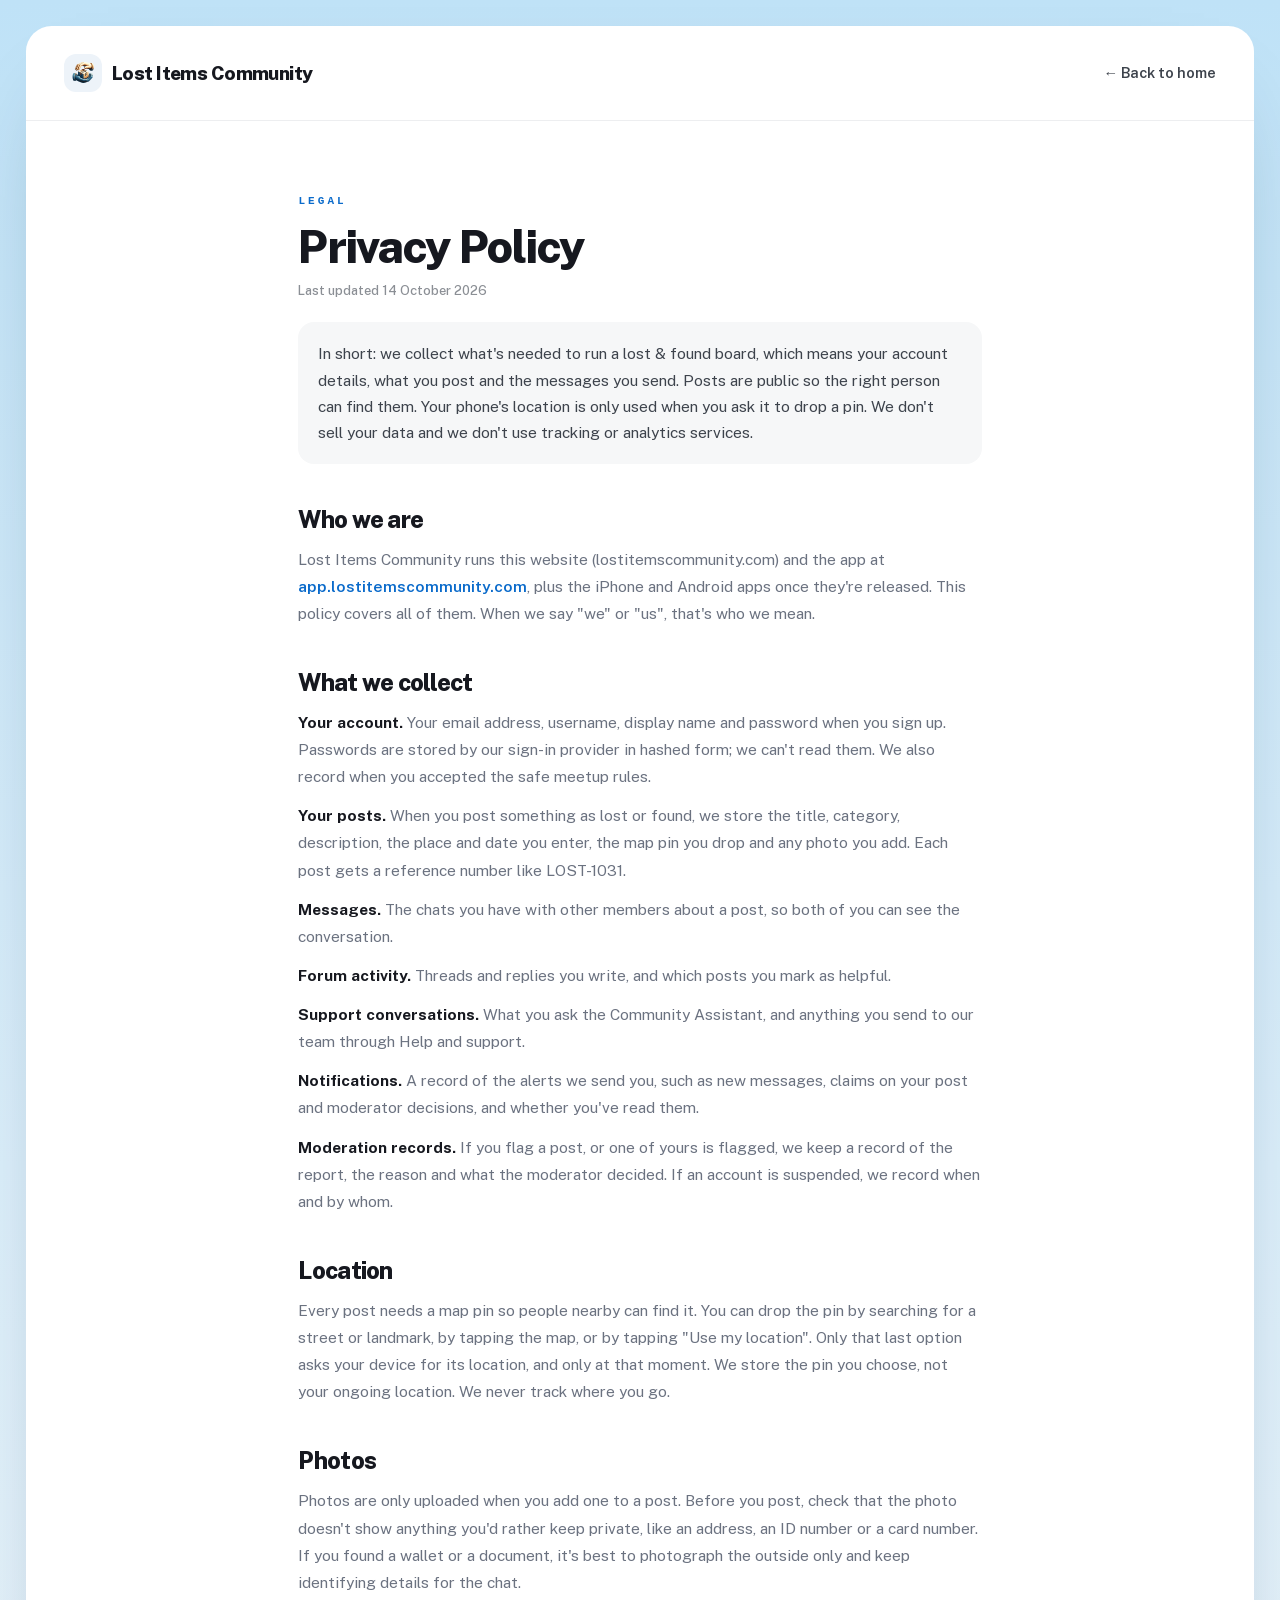
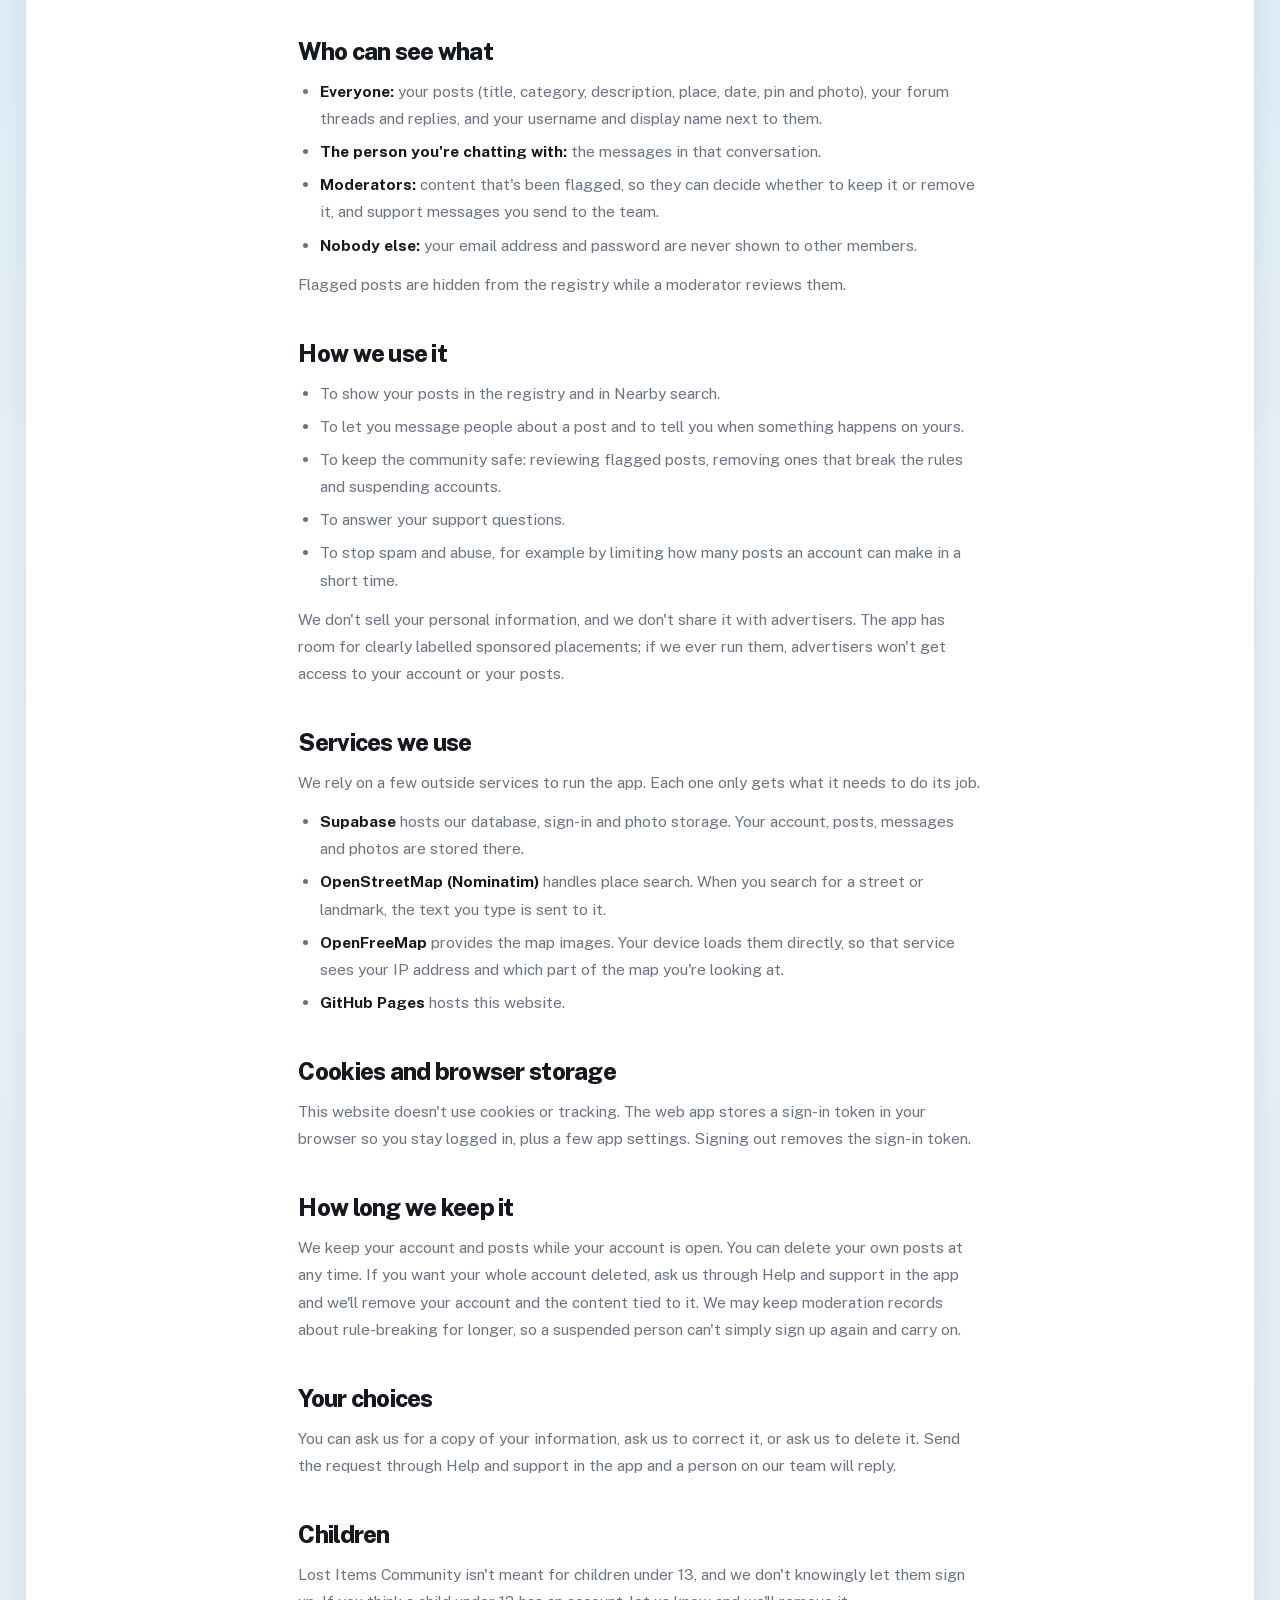
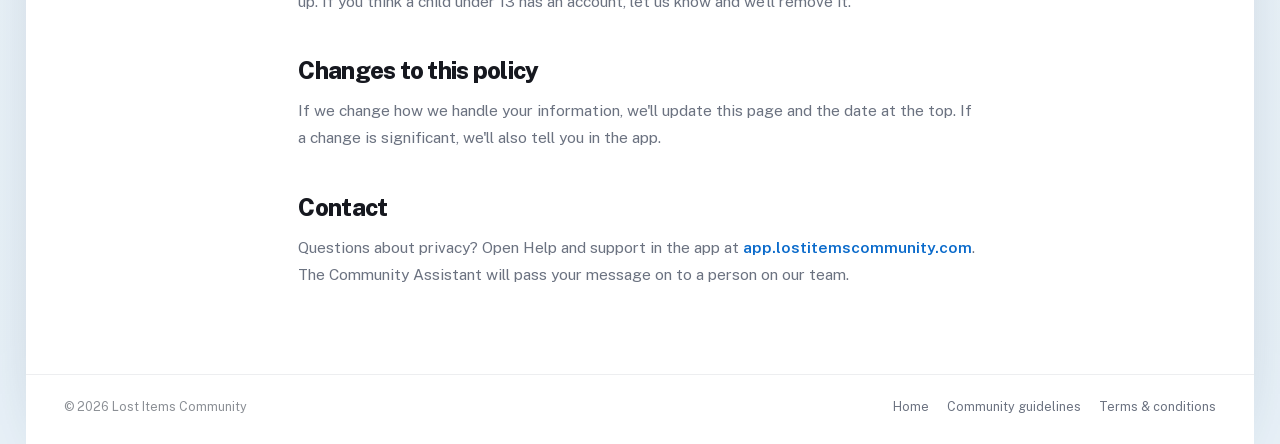
<file: privacy.html>
<!DOCTYPE html>
<html lang="en">
<head>
<meta charset="utf-8">
<meta name="viewport" content="width=device-width, initial-scale=1">
<title>Privacy Policy · Lost Items Community</title>
<meta name="description" content="What Lost Items Community collects, why, who can see it, and how to get it deleted.">
<meta name="theme-color" content="#16181F">
<link rel="icon" type="image/x-icon" href="/favicon.ico">
<link rel="apple-touch-icon" href="/public/icons/icon-180.png">
<link rel="stylesheet" href="/public/css/legal.css">
</head>
<body>
<div class="frame"><div class="card">

<div class="top">
<a class="brand" href="/"><span><img src="/public/images/logo.png" alt=""></span>Lost Items Community</a>
<a class="back" href="/">← Back to home</a>
</div>

<main>
<div class="eyebrow">Legal</div>
<h1>Privacy Policy</h1>
<div class="updated">Last updated 14 October 2026</div>

<p class="lead">In short: we collect what's needed to run a lost &amp; found board, which means your account details, what you post and the messages you send. Posts are public so the right person can find them. Your phone's location is only used when you ask it to drop a pin. We don't sell your data and we don't use tracking or analytics services.</p>

<h2>Who we are</h2>
<p>Lost Items Community runs this website (lostitemscommunity.com) and the app at <a href="https://app.lostitemscommunity.com">app.lostitemscommunity.com</a>, plus the iPhone and Android apps once they're released. This policy covers all of them. When we say "we" or "us", that's who we mean.</p>

<h2>What we collect</h2>
<p><strong>Your account.</strong> Your email address, username, display name and password when you sign up. Passwords are stored by our sign-in provider in hashed form; we can't read them. We also record when you accepted the safe meetup rules.</p>
<p><strong>Your posts.</strong> When you post something as lost or found, we store the title, category, description, the place and date you enter, the map pin you drop and any photo you add. Each post gets a reference number like LOST-1031.</p>
<p><strong>Messages.</strong> The chats you have with other members about a post, so both of you can see the conversation.</p>
<p><strong>Forum activity.</strong> Threads and replies you write, and which posts you mark as helpful.</p>
<p><strong>Support conversations.</strong> What you ask the Community Assistant, and anything you send to our team through Help and support.</p>
<p><strong>Notifications.</strong> A record of the alerts we send you, such as new messages, claims on your post and moderator decisions, and whether you've read them.</p>
<p><strong>Moderation records.</strong> If you flag a post, or one of yours is flagged, we keep a record of the report, the reason and what the moderator decided. If an account is suspended, we record when and by whom.</p>

<h2>Location</h2>
<p>Every post needs a map pin so people nearby can find it. You can drop the pin by searching for a street or landmark, by tapping the map, or by tapping "Use my location". Only that last option asks your device for its location, and only at that moment. We store the pin you choose, not your ongoing location. We never track where you go.</p>

<h2>Photos</h2>
<p>Photos are only uploaded when you add one to a post. Before you post, check that the photo doesn't show anything you'd rather keep private, like an address, an ID number or a card number. If you found a wallet or a document, it's best to photograph the outside only and keep identifying details for the chat.</p>

<h2>Who can see what</h2>
<ul>
<li><strong>Everyone:</strong> your posts (title, category, description, place, date, pin and photo), your forum threads and replies, and your username and display name next to them.</li>
<li><strong>The person you're chatting with:</strong> the messages in that conversation.</li>
<li><strong>Moderators:</strong> content that's been flagged, so they can decide whether to keep it or remove it, and support messages you send to the team.</li>
<li><strong>Nobody else:</strong> your email address and password are never shown to other members.</li>
</ul>
<p>Flagged posts are hidden from the registry while a moderator reviews them.</p>

<h2>How we use it</h2>
<ul>
<li>To show your posts in the registry and in Nearby search.</li>
<li>To let you message people about a post and to tell you when something happens on yours.</li>
<li>To keep the community safe: reviewing flagged posts, removing ones that break the rules and suspending accounts.</li>
<li>To answer your support questions.</li>
<li>To stop spam and abuse, for example by limiting how many posts an account can make in a short time.</li>
</ul>
<p>We don't sell your personal information, and we don't share it with advertisers. The app has room for clearly labelled sponsored placements; if we ever run them, advertisers won't get access to your account or your posts.</p>

<h2>Services we use</h2>
<p>We rely on a few outside services to run the app. Each one only gets what it needs to do its job.</p>
<ul>
<li><strong>Supabase</strong> hosts our database, sign-in and photo storage. Your account, posts, messages and photos are stored there.</li>
<li><strong>OpenStreetMap (Nominatim)</strong> handles place search. When you search for a street or landmark, the text you type is sent to it.</li>
<li><strong>OpenFreeMap</strong> provides the map images. Your device loads them directly, so that service sees your IP address and which part of the map you're looking at.</li>
<li><strong>GitHub Pages</strong> hosts this website.</li>
</ul>

<h2>Cookies and browser storage</h2>
<p>This website doesn't use cookies or tracking. The web app stores a sign-in token in your browser so you stay logged in, plus a few app settings. Signing out removes the sign-in token.</p>

<h2>How long we keep it</h2>
<p>We keep your account and posts while your account is open. You can delete your own posts at any time. If you want your whole account deleted, ask us through Help and support in the app and we'll remove your account and the content tied to it. We may keep moderation records about rule-breaking for longer, so a suspended person can't simply sign up again and carry on.</p>

<h2>Your choices</h2>
<p>You can ask us for a copy of your information, ask us to correct it, or ask us to delete it. Send the request through Help and support in the app and a person on our team will reply.</p>

<h2>Children</h2>
<p>Lost Items Community isn't meant for children under 13, and we don't knowingly let them sign up. If you think a child under 13 has an account, let us know and we'll remove it.</p>

<h2>Changes to this policy</h2>
<p>If we change how we handle your information, we'll update this page and the date at the top. If a change is significant, we'll also tell you in the app.</p>

<h2>Contact</h2>
<p>Questions about privacy? Open Help and support in the app at <a href="https://app.lostitemscommunity.com">app.lostitemscommunity.com</a>. The Community Assistant will pass your message on to a person on our team.</p>
</main>

<footer>
<span>© 2026 Lost Items Community</span>
<nav><a href="/">Home</a><a href="/#guidelines">Community guidelines</a><a href="/terms.html">Terms &amp; conditions</a></nav>
</footer>

</div></div>
</body>
</html>
</file>
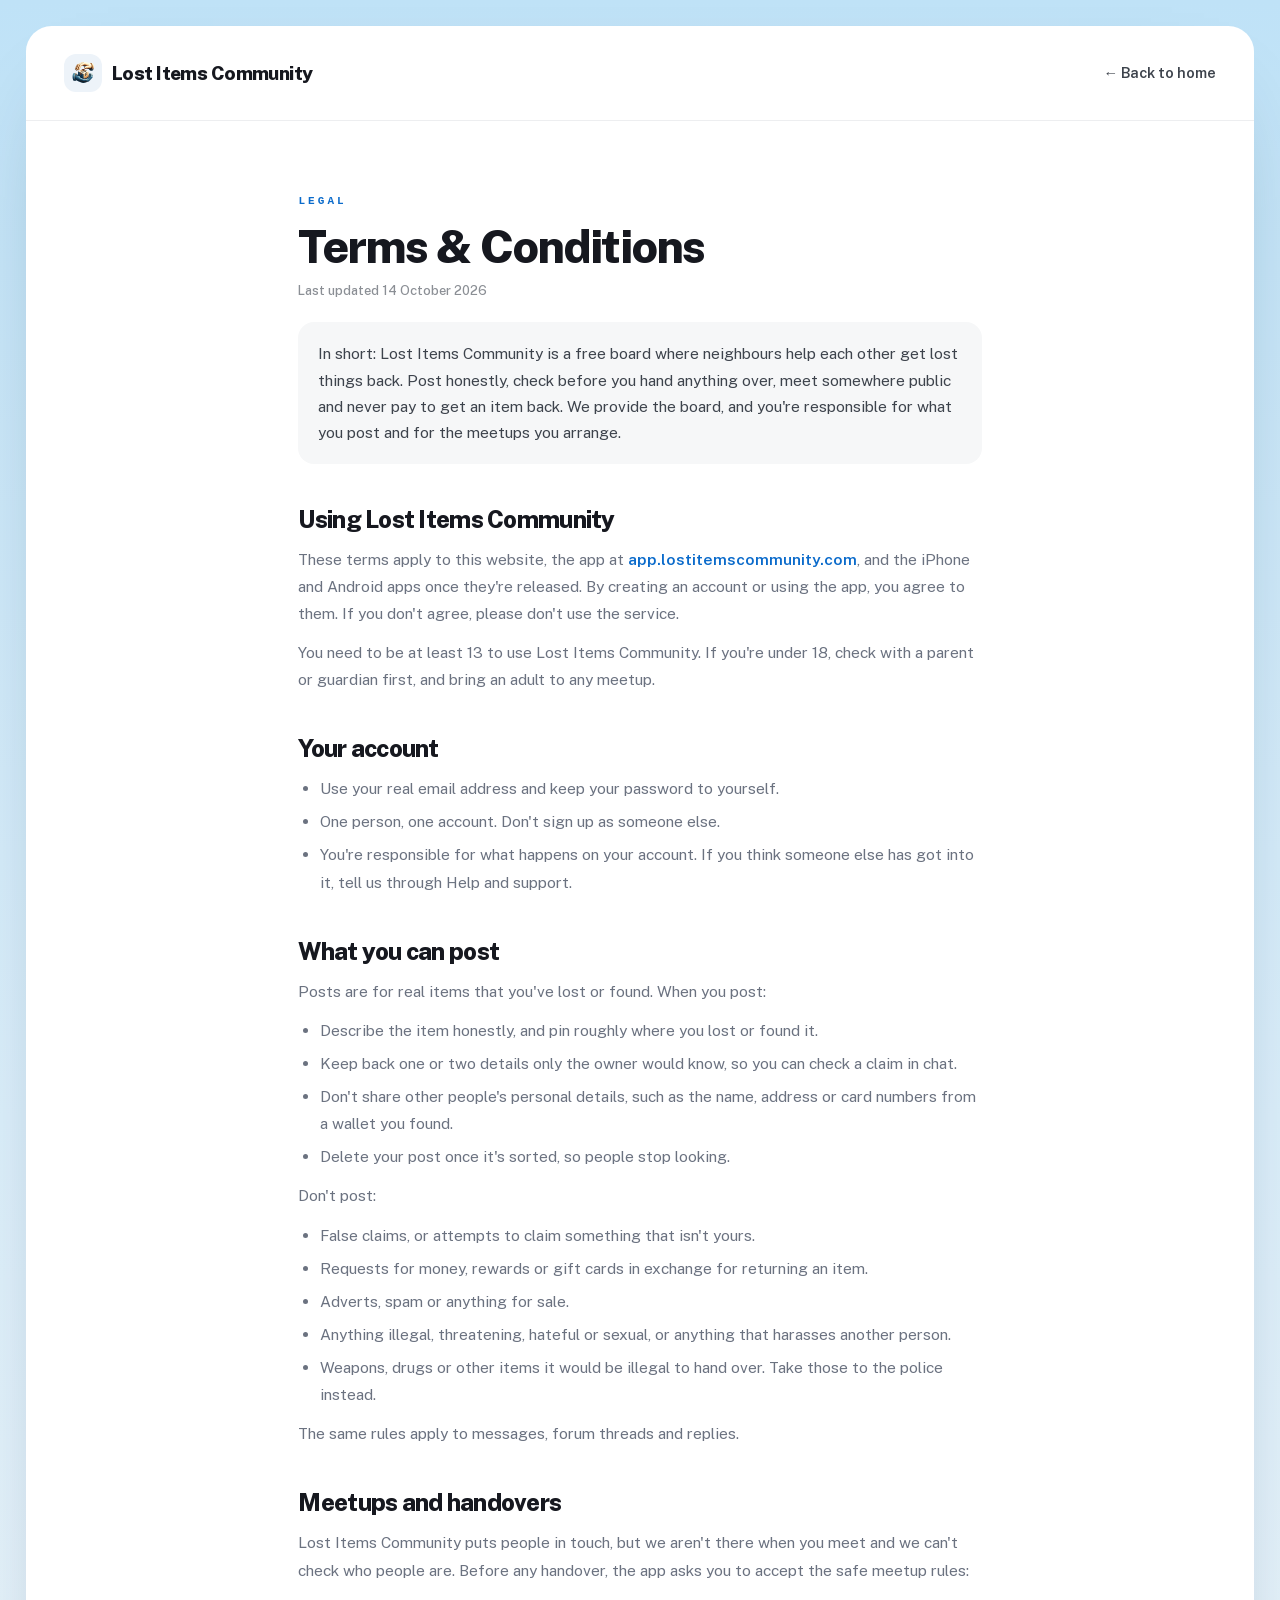
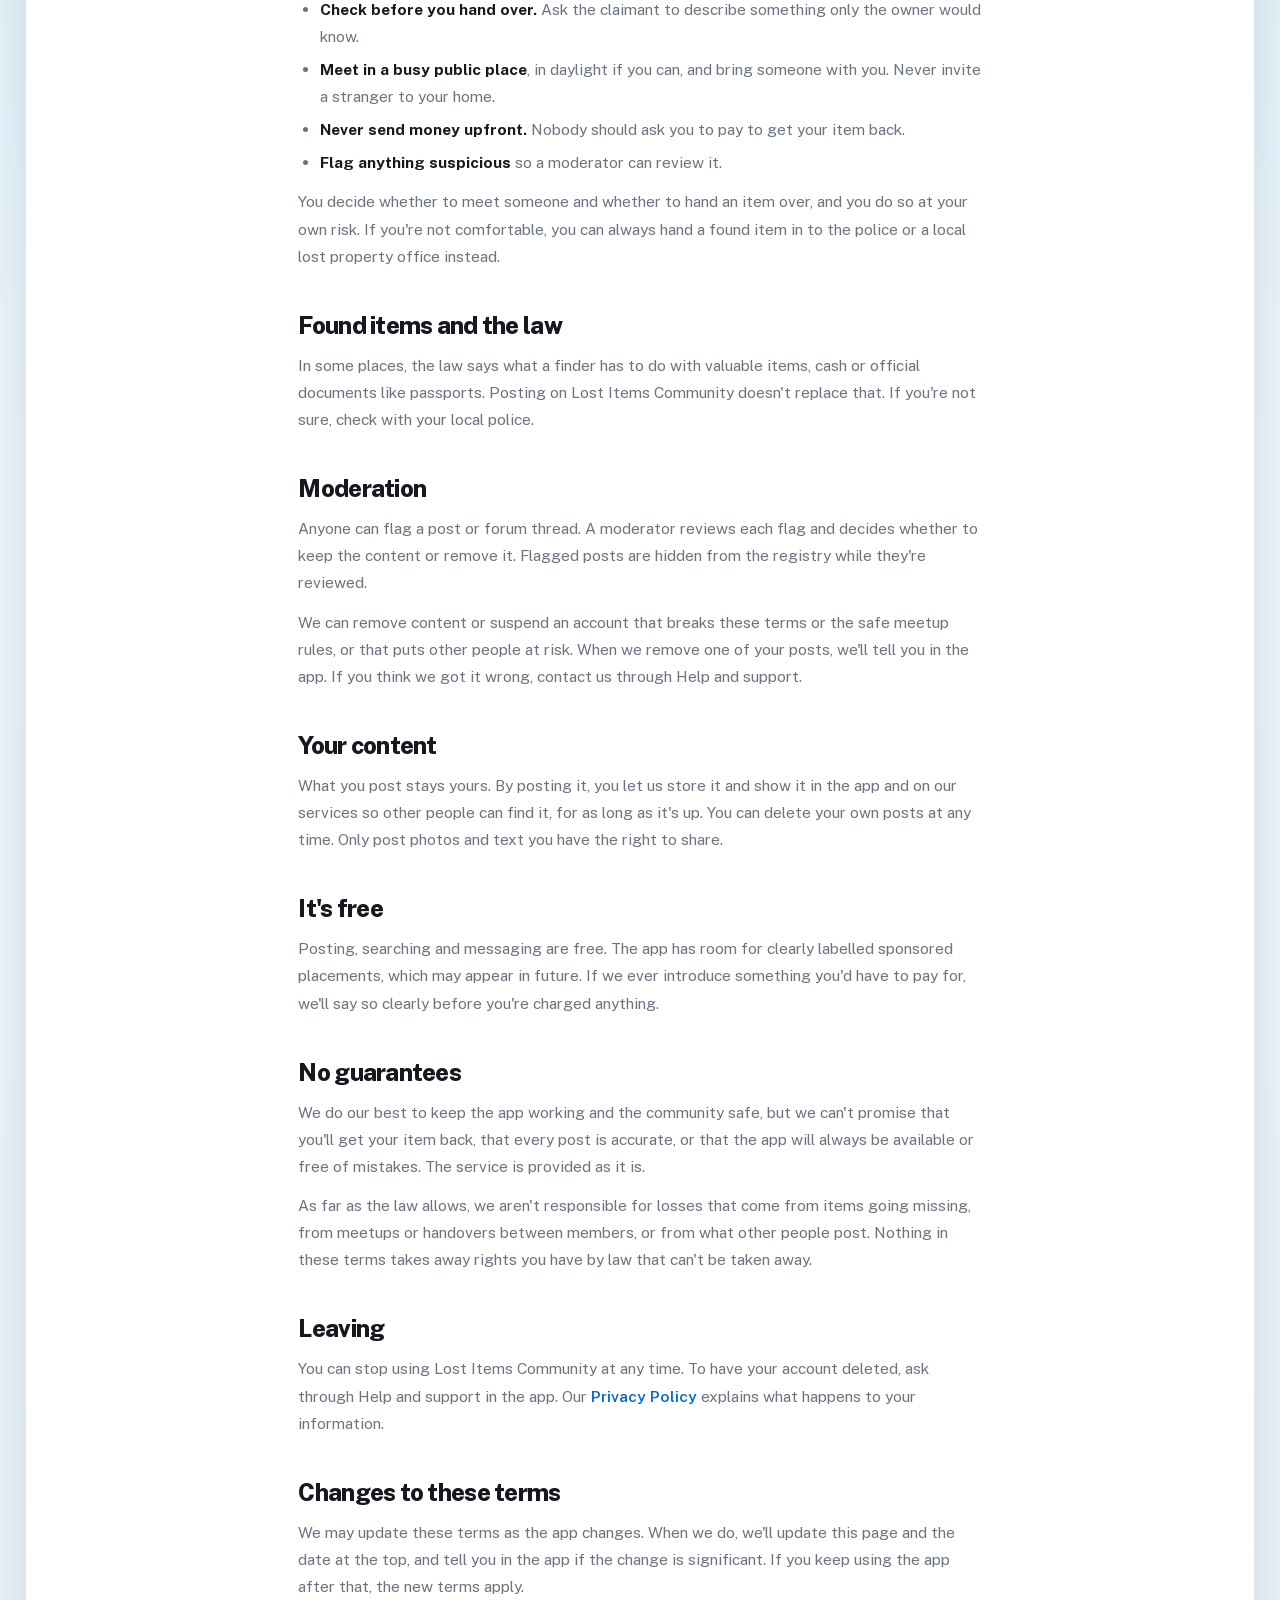
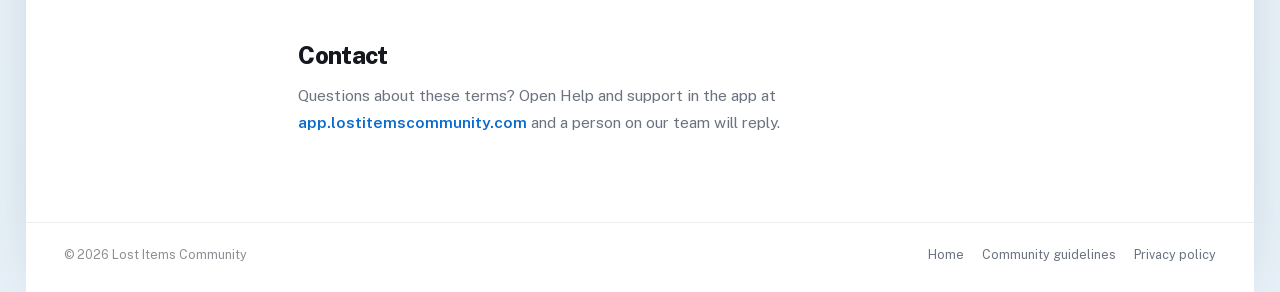
<file: terms.html>
<!DOCTYPE html>
<html lang="en">
<head>
<meta charset="utf-8">
<meta name="viewport" content="width=device-width, initial-scale=1">
<title>Terms &amp; Conditions · Lost Items Community</title>
<meta name="description" content="The rules for using Lost Items Community, in plain language.">
<meta name="theme-color" content="#16181F">
<link rel="icon" type="image/x-icon" href="/favicon.ico">
<link rel="apple-touch-icon" href="/public/icons/icon-180.png">
<link rel="stylesheet" href="/public/css/legal.css">
</head>
<body>
<div class="frame"><div class="card">

<div class="top">
<a class="brand" href="/"><span><img src="/public/images/logo.png" alt=""></span>Lost Items Community</a>
<a class="back" href="/">← Back to home</a>
</div>

<main>
<div class="eyebrow">Legal</div>
<h1>Terms &amp; Conditions</h1>
<div class="updated">Last updated 14 October 2026</div>

<p class="lead">In short: Lost Items Community is a free board where neighbours help each other get lost things back. Post honestly, check before you hand anything over, meet somewhere public and never pay to get an item back. We provide the board, and you're responsible for what you post and for the meetups you arrange.</p>

<h2>Using Lost Items Community</h2>
<p>These terms apply to this website, the app at <a href="https://app.lostitemscommunity.com">app.lostitemscommunity.com</a>, and the iPhone and Android apps once they're released. By creating an account or using the app, you agree to them. If you don't agree, please don't use the service.</p>
<p>You need to be at least 13 to use Lost Items Community. If you're under 18, check with a parent or guardian first, and bring an adult to any meetup.</p>

<h2>Your account</h2>
<ul>
<li>Use your real email address and keep your password to yourself.</li>
<li>One person, one account. Don't sign up as someone else.</li>
<li>You're responsible for what happens on your account. If you think someone else has got into it, tell us through Help and support.</li>
</ul>

<h2>What you can post</h2>
<p>Posts are for real items that you've lost or found. When you post:</p>
<ul>
<li>Describe the item honestly, and pin roughly where you lost or found it.</li>
<li>Keep back one or two details only the owner would know, so you can check a claim in chat.</li>
<li>Don't share other people's personal details, such as the name, address or card numbers from a wallet you found.</li>
<li>Delete your post once it's sorted, so people stop looking.</li>
</ul>
<p>Don't post:</p>
<ul>
<li>False claims, or attempts to claim something that isn't yours.</li>
<li>Requests for money, rewards or gift cards in exchange for returning an item.</li>
<li>Adverts, spam or anything for sale.</li>
<li>Anything illegal, threatening, hateful or sexual, or anything that harasses another person.</li>
<li>Weapons, drugs or other items it would be illegal to hand over. Take those to the police instead.</li>
</ul>
<p>The same rules apply to messages, forum threads and replies.</p>

<h2>Meetups and handovers</h2>
<p>Lost Items Community puts people in touch, but we aren't there when you meet and we can't check who people are. Before any handover, the app asks you to accept the safe meetup rules:</p>
<ul>
<li><strong>Check before you hand over.</strong> Ask the claimant to describe something only the owner would know.</li>
<li><strong>Meet in a busy public place</strong>, in daylight if you can, and bring someone with you. Never invite a stranger to your home.</li>
<li><strong>Never send money upfront.</strong> Nobody should ask you to pay to get your item back.</li>
<li><strong>Flag anything suspicious</strong> so a moderator can review it.</li>
</ul>
<p>You decide whether to meet someone and whether to hand an item over, and you do so at your own risk. If you're not comfortable, you can always hand a found item in to the police or a local lost property office instead.</p>

<h2>Found items and the law</h2>
<p>In some places, the law says what a finder has to do with valuable items, cash or official documents like passports. Posting on Lost Items Community doesn't replace that. If you're not sure, check with your local police.</p>

<h2>Moderation</h2>
<p>Anyone can flag a post or forum thread. A moderator reviews each flag and decides whether to keep the content or remove it. Flagged posts are hidden from the registry while they're reviewed.</p>
<p>We can remove content or suspend an account that breaks these terms or the safe meetup rules, or that puts other people at risk. When we remove one of your posts, we'll tell you in the app. If you think we got it wrong, contact us through Help and support.</p>

<h2>Your content</h2>
<p>What you post stays yours. By posting it, you let us store it and show it in the app and on our services so other people can find it, for as long as it's up. You can delete your own posts at any time. Only post photos and text you have the right to share.</p>

<h2>It's free</h2>
<p>Posting, searching and messaging are free. The app has room for clearly labelled sponsored placements, which may appear in future. If we ever introduce something you'd have to pay for, we'll say so clearly before you're charged anything.</p>

<h2>No guarantees</h2>
<p>We do our best to keep the app working and the community safe, but we can't promise that you'll get your item back, that every post is accurate, or that the app will always be available or free of mistakes. The service is provided as it is.</p>
<p>As far as the law allows, we aren't responsible for losses that come from items going missing, from meetups or handovers between members, or from what other people post. Nothing in these terms takes away rights you have by law that can't be taken away.</p>

<h2>Leaving</h2>
<p>You can stop using Lost Items Community at any time. To have your account deleted, ask through Help and support in the app. Our <a href="/privacy.html">Privacy Policy</a> explains what happens to your information.</p>

<h2>Changes to these terms</h2>
<p>We may update these terms as the app changes. When we do, we'll update this page and the date at the top, and tell you in the app if the change is significant. If you keep using the app after that, the new terms apply.</p>

<h2>Contact</h2>
<p>Questions about these terms? Open Help and support in the app at <a href="https://app.lostitemscommunity.com">app.lostitemscommunity.com</a> and a person on our team will reply.</p>
</main>

<footer>
<span>© 2026 Lost Items Community</span>
<nav><a href="/">Home</a><a href="/#guidelines">Community guidelines</a><a href="/privacy.html">Privacy policy</a></nav>
</footer>

</div></div>
</body>
</html>
</file>
<file: public/css/legal.css>
/* Shared styles for privacy.html and terms.html. Hand-written, not generated by build.py. */
@font-face{font-family:'Public Sans';font-style:normal;font-weight:400 800;font-display:swap;src:url("/public/fonts/public-sans-3.woff2") format('woff2')}
@font-face{font-family:'IBM Plex Mono';font-style:normal;font-weight:600;font-display:swap;src:url("/public/fonts/ibm-plex-mono-600.woff2") format('woff2')}
:root{--ink:#16181F;--primary:#0B6BCB;--muted:#6B7280;--subtle:#8b8f95;--surface:#F6F7F8;--line:#EDEEF0}
*{box-sizing:border-box}
body{margin:0;background:linear-gradient(180deg,#bfe2f7 0%,#dcefFB 32%,#eef5fa 60%,#e9f2f9 100%);font-family:'Public Sans',system-ui,sans-serif;color:var(--ink);-webkit-text-size-adjust:100%}
a{color:var(--primary);text-decoration:none;font-weight:600}
a:hover{text-decoration:underline}
.frame{width:100%;min-height:100vh;padding:clamp(8px,2vw,26px) clamp(8px,2vw,26px) 0;display:flex;justify-content:center}
.card{width:100%;max-width:1560px;background:#fff;border-radius:clamp(18px,2vw,26px) clamp(18px,2vw,26px) 0 0;box-shadow:0 40px 90px -50px rgba(16,42,66,.45)}
.top{display:flex;align-items:center;justify-content:space-between;gap:16px;flex-wrap:wrap;padding:clamp(16px,2.4vw,28px) clamp(16px,3vw,40px);border-bottom:1px solid var(--line)}
.brand{display:flex;align-items:center;gap:10px;color:var(--ink);font:800 clamp(16px,1.6vw,19px) 'Public Sans',sans-serif;letter-spacing:-.03em}
.brand span{width:38px;height:38px;border-radius:12px;background:#EDF3F9;display:flex;align-items:center;justify-content:center}
.brand img{width:34px;height:34px;object-fit:contain}
.back{font:600 14.5px 'Public Sans',sans-serif;color:#3d434c}
main{max-width:760px;margin:0 auto;padding:clamp(32px,6vw,72px) clamp(16px,3vw,40px) clamp(48px,7vw,86px)}
.eyebrow{font:600 11px 'IBM Plex Mono',monospace;letter-spacing:.28em;text-transform:uppercase;color:var(--primary)}
h1{margin:14px 0 0;font:800 clamp(30px,4.6vw,46px)/1.1 'Public Sans',sans-serif;letter-spacing:-.04em}
.updated{margin-top:12px;font:500 13px 'Public Sans',sans-serif;color:var(--subtle)}
.lead{margin:24px 0 0;padding:18px 20px;border-radius:16px;background:var(--surface);font:400 15.5px/1.7 'Public Sans',sans-serif;color:#3d434c}
h2{margin:40px 0 0;font:800 clamp(20px,2.4vw,24px)/1.25 'Public Sans',sans-serif;letter-spacing:-.03em}
p,li{font:400 15.5px/1.75 'Public Sans',sans-serif;color:var(--muted)}
p{margin:12px 0 0}
ul{margin:12px 0 0;padding-left:22px}
li{margin-top:6px}
strong{color:var(--ink);font-weight:700}
footer{padding:24px clamp(16px,3vw,40px) 30px;border-top:1px solid var(--line);display:flex;flex-wrap:wrap;gap:8px 20px;justify-content:space-between;font:400 12.5px 'Public Sans',sans-serif;color:var(--subtle)}
footer nav{display:flex;gap:18px;flex-wrap:wrap}
footer a{color:var(--muted);font-weight:400}
</file>
